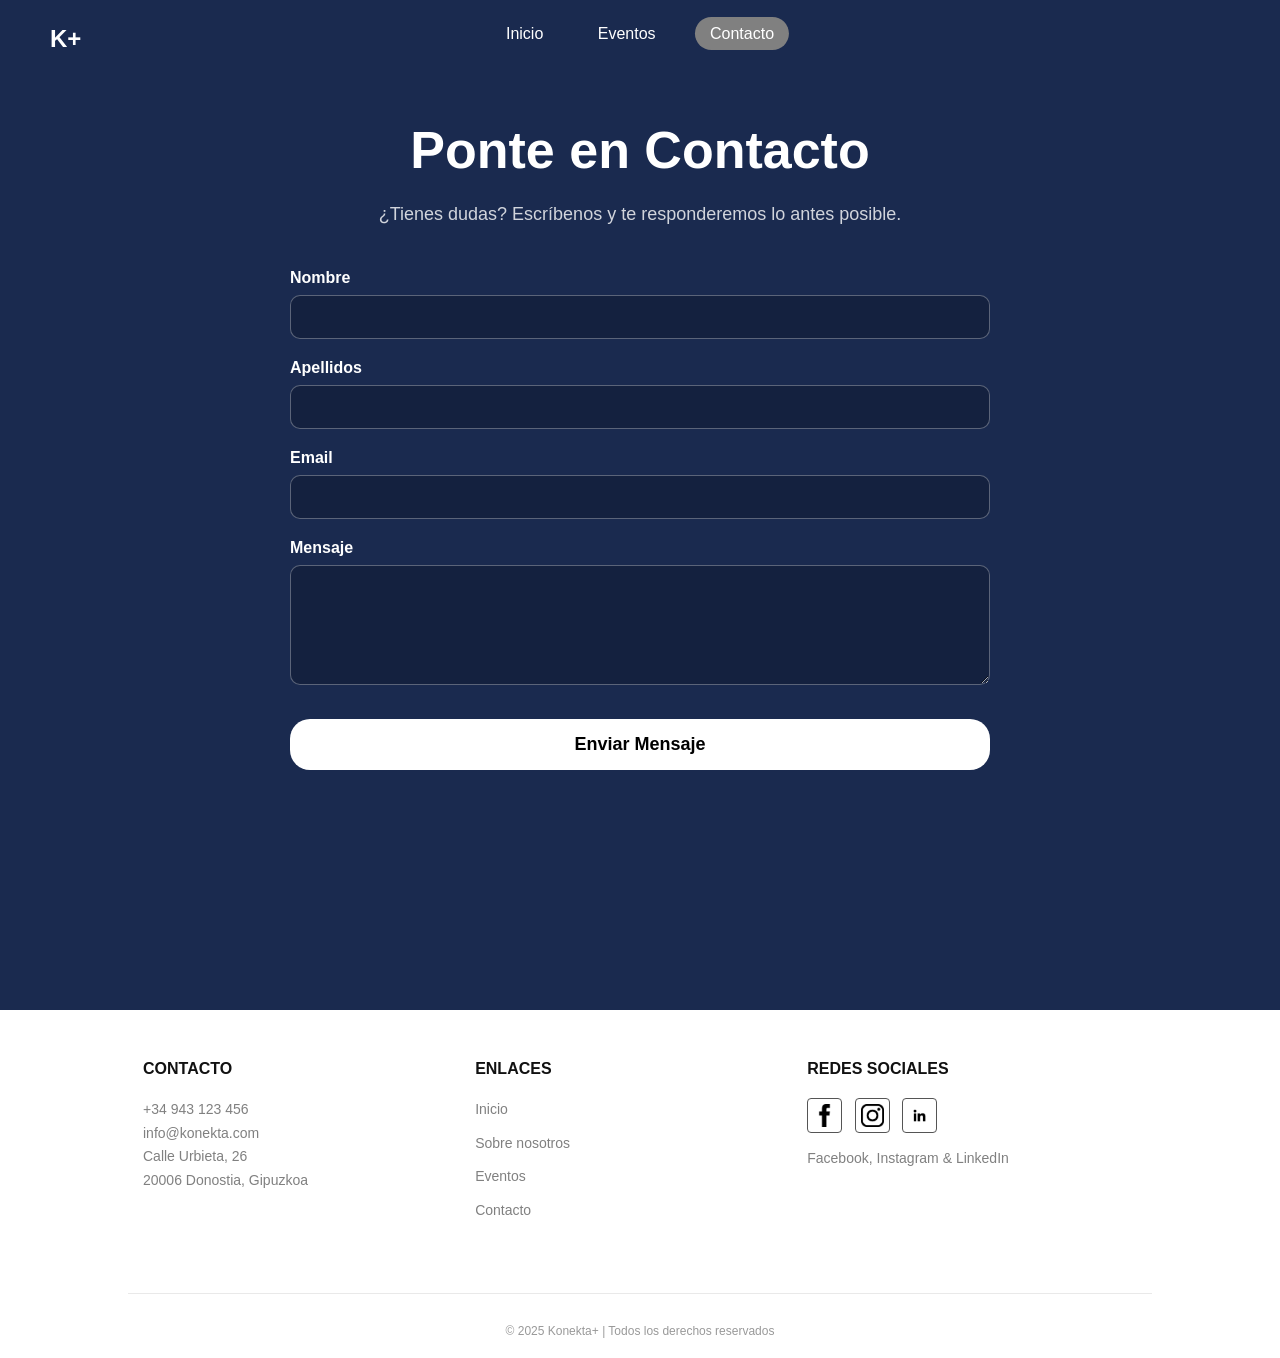
<file: contacto.html>
<!DOCTYPE html>
<html lang="es">
<head>
    <meta charset="UTF-8">
    <meta name="viewport" content="width=device-width, initial-scale=1.0">
    <title>Contacto - Konekta+</title>
    <link rel="stylesheet" href="style.css">
    <link rel="stylesheet" href="style-pages.css"> </head>
<body>

    <header class="main-header">
        <div class="logo">
            K+
        </div>
        <nav class="main-nav">
            <a href="index.html">Inicio</a>
            <a href="eventos.html">Eventos</a>
            <a href="contacto.html" class="active">Contacto</a>
        </nav>
    </header>

    <main class="page-content">
        <h1>Ponte en Contacto</h1>
        <p>¿Tienes dudas? Escríbenos y te responderemos lo antes posible.</p>
        <form class="simple-form" action="mailto:un.pellejero@nazaret.team" method="POST" enctype="text/plain">
            <div class="form-group">
                <label for="nombre">Nombre</label>
                <input type="text" id="nombre" name="nombre" required>
            </div>

            <div class="form-group">
                <label for="apellidos">Apellidos</label>
                <input type="text" id="apellidos" name="apellidos" required>
            </div>

            <div class="form-group">
                <label for="email">Email</label>
                <input type="email" id="email" name="email" required>
            </div>

            <div class="form-group">
                <label for="mensaje">Mensaje</label>
                <textarea id="mensaje" name="mensaje" rows="5" required></textarea>
            </div>

            <button type="submit" class="btn btn-primary">Enviar Mensaje</button>
        </form>
    </main>

    <footer class="main-footer">
        <div class="footer-container">
            <div class="footer-col">
                <h3>CONTACTO</h3>
                <p>
                    +34 943 123 456<br>
                    info@konekta.com<br>
                    Calle Urbieta, 26<br>
                    20006 Donostia, Gipuzkoa
                </p>
            </div>

            <div class="footer-col">
                <h3>ENLACES</h3>
                <ul>
                    <li><a href="index.html">Inicio</a></li>
                    <li><a href="index.html#quienes-somos">Sobre nosotros</a></li>
                    <li><a href="eventos.html">Eventos</a></li>
                    <li><a href="contacto.html">Contacto</a></li>
                </ul>
            </div>

            <div class="footer-col">
                <h3>REDES SOCIALES</h3>
                <div class="social-icons-container">
                    <a href="#" class="social-icon">
                    <img src="img/logo-facebook.png" alt="Facebook">
                    </a>
                    <a href="#" class="social-icon">
                    <img src="img/logo-instagram.png" alt="Instagram">
                    </a>
                    <a href="#" class="social-icon">
                    <img src="img/logo-linkedin.png" alt="LinkedIn">
                    </a>
                </div>
                <p>Facebook, Instagram &amp; LinkedIn</p>
            </div>
        </div>

        <div class="footer-copyright">
            © 2025 Konekta+ | Todos los derechos reservados
        </div>
    </footer>
</body>
</html>
</file>
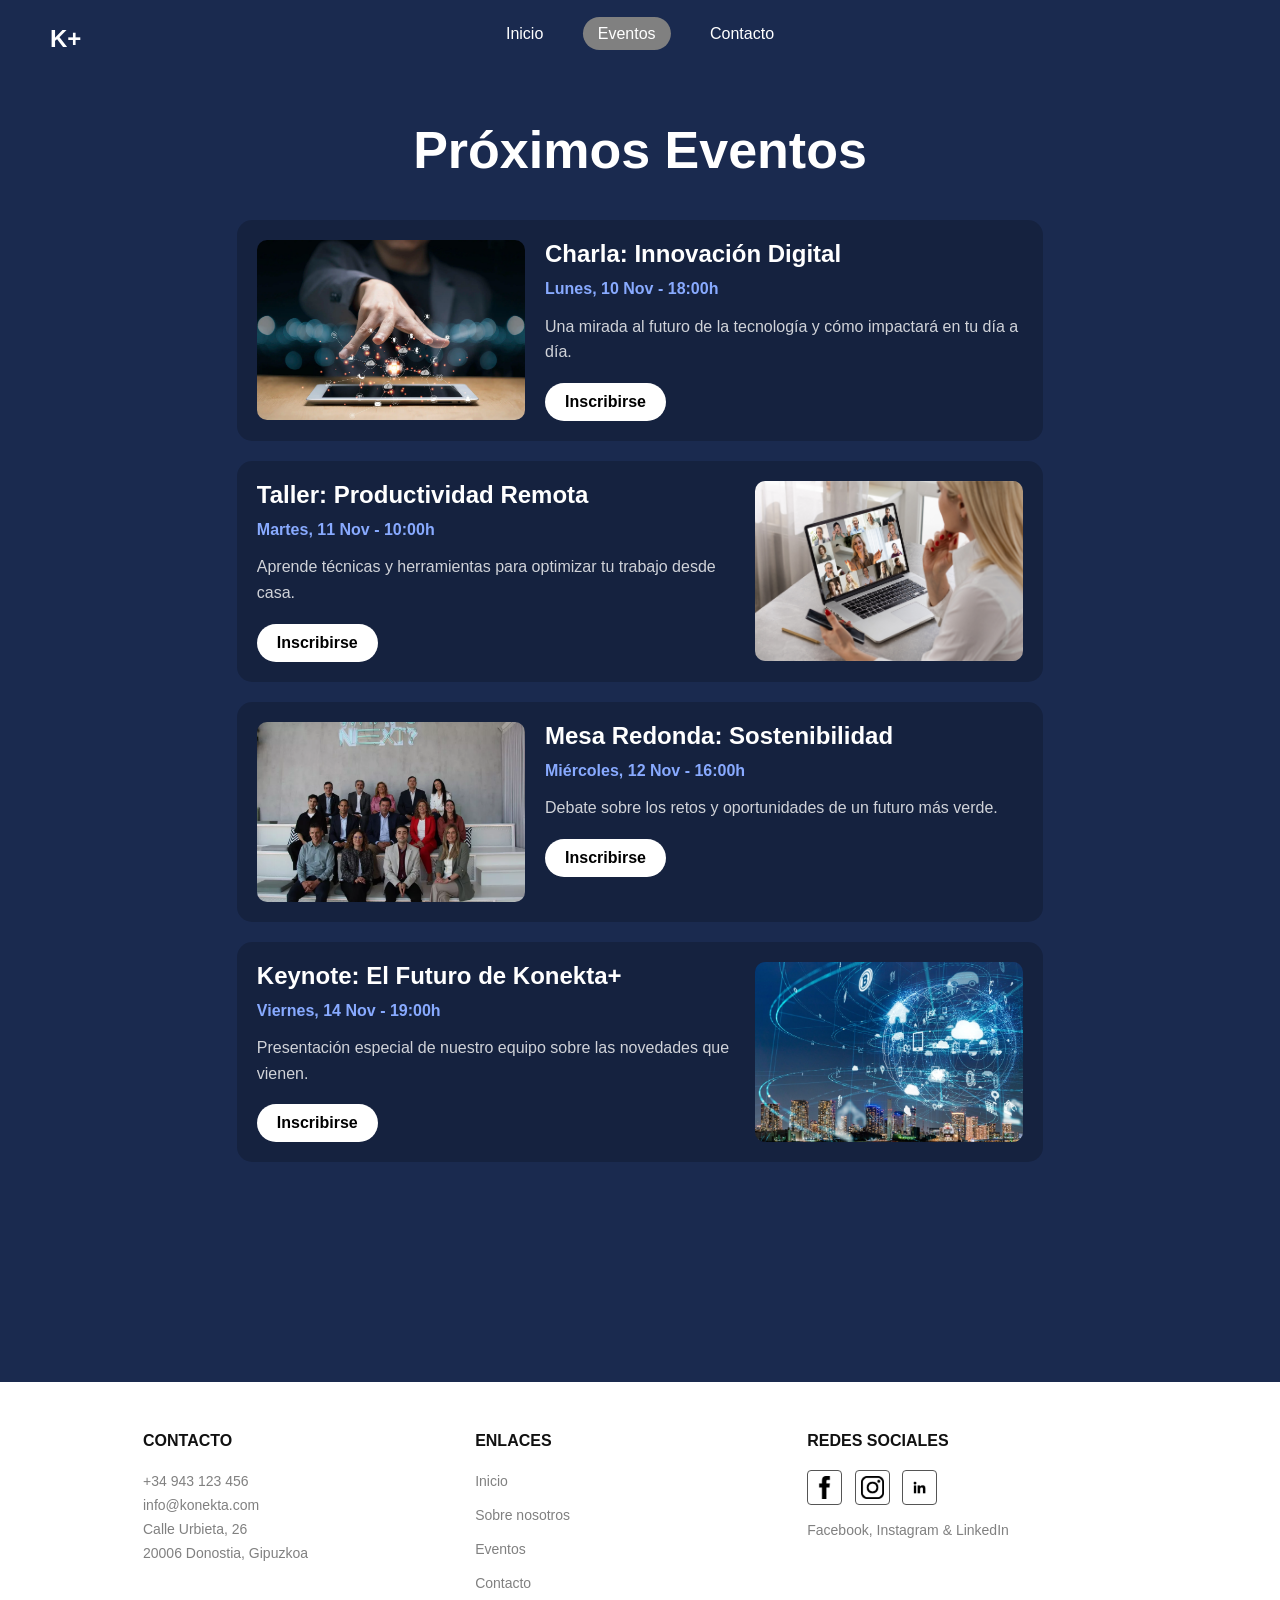
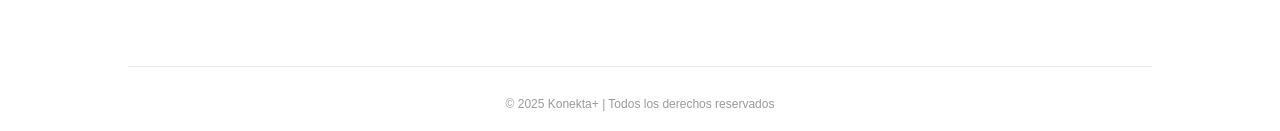
<file: eventos.html>
<!DOCTYPE html>
<html lang="es">
<head>
    <meta charset="UTF-8">
    <meta name="viewport" content="width=device-width, initial-scale=1.0">
    <title>Eventos - Konekta+</title>
    <link rel="stylesheet" href="style.css">
    <link rel="stylesheet" href="style-pages.css"> </head>
<body>

    <header class="main-header">
        <div class="logo">
            K+
        </div>
        <nav class="main-nav">
            <a href="index.html">Inicio</a>
            <a href="eventos.html" class="active">Eventos</a>
            <a href="contacto.html">Contacto</a>
        </nav>
    </header>

    <main class="page-content">
        <h1>Próximos Eventos</h1>

        <div class="event-grid">

            <div class="event-card">
                <div class="event-image-container">
                    <img src="img/innovacion-digital.jpeg.png" alt="Imagen del evento de Innovación" class="event-image">
                </div>
                <div class="event-content-text">
                    <h3>Charla: Innovación Digital</h3>
                    <p class="event-info">Lunes, 10 Nov - 18:00h</p>
                    <p>Una mirada al futuro de la tecnología y cómo impactará en tu día a día.</p>
                    <a href="inscripcion.html" class="btn btn-primary">Inscribirse</a>
                </div>
            </div>

            <div class="event-card reverse-layout"> <div class="event-image-container">
                    <img src="img/productividad.png" alt="Imagen del evento de Productividad" class="event-image">
                </div>
                <div class="event-content-text">
                    <h3>Taller: Productividad Remota</h3>
                    <p class="event-info">Martes, 11 Nov - 10:00h</p>
                    <p>Aprende técnicas y herramientas para optimizar tu trabajo desde casa.</p>
                    <a href="inscripcion.html" class="btn btn-primary">Inscribirse</a>
                </div>
            </div>

            <div class="event-card">
                <div class="event-image-container">
                    <img src="img/sostenibilidad.jpg.png" alt="Imagen del evento de Sostenibilidad" class="event-image">
                </div>
                <div class="event-content-text">
                    <h3>Mesa Redonda: Sostenibilidad</h3>
                    <p class="event-info">Miércoles, 12 Nov - 16:00h</p>
                    <p>Debate sobre los retos y oportunidades de un futuro más verde.</p>
                    <a href="inscripcion.html" class="btn btn-primary">Inscribirse</a>
                </div>
            </div>

            <div class="event-card reverse-layout"> <div class="event-image-container">
                    <img src="img/futuro-konekta.jpg" alt="Imagen del evento del Futuro de Konekta+" class="event-image">
                </div>
                <div class="event-content-text">
                    <h3>Keynote: El Futuro de Konekta+</h3>
                    <p class="event-info">Viernes, 14 Nov - 19:00h</p>
                    <p>Presentación especial de nuestro equipo sobre las novedades que vienen.</p>
                    <a href="inscripcion.html" class="btn btn-primary">Inscribirse</a>
                </div>
            </div>

        </div>
    </main>

    <footer class="main-footer">
        <div class="footer-container">

            <div class="footer-col">
                <h3>CONTACTO</h3>
                <p>
                    +34 943 123 456<br>
                    info@konekta.com<br>
                    Calle Urbieta, 26<br>
                    20006 Donostia, Gipuzkoa
                </p>
            </div>

            <div class="footer-col">
                <h3>ENLACES</h3>
                <ul>
                    <li><a href="index.html">Inicio</a></li>
                    <li><a href="index.html#quienes-somos">Sobre nosotros</a></li>
                    <li><a href="eventos.html">Eventos</a></li>
                    <li><a href="contacto.html">Contacto</a></li>
                </ul>
            </div>

            <div class="footer-col">
                <h3>REDES SOCIALES</h3>
                <div class="social-icons-container">
                    <a href="#" class="social-icon">
                    <img src="img/logo-facebook.png" alt="Facebook">
                    </a>
                    <a href="#" class="social-icon">
                    <img src="img/logo-instagram.png" alt="Instagram">
                    </a>
                    <a href="#" class="social-icon">
                    <img src="img/logo-linkedin.png" alt="LinkedIn">
                    </a>
                </div>
                <p>Facebook, Instagram &amp; LinkedIn</p>
            </div>

        </div>

        <div class="footer-copyright">
            © 2025 Konekta+ | Todos los derechos reservados
        </div>
    </footer>
</body>

</html>
</file>
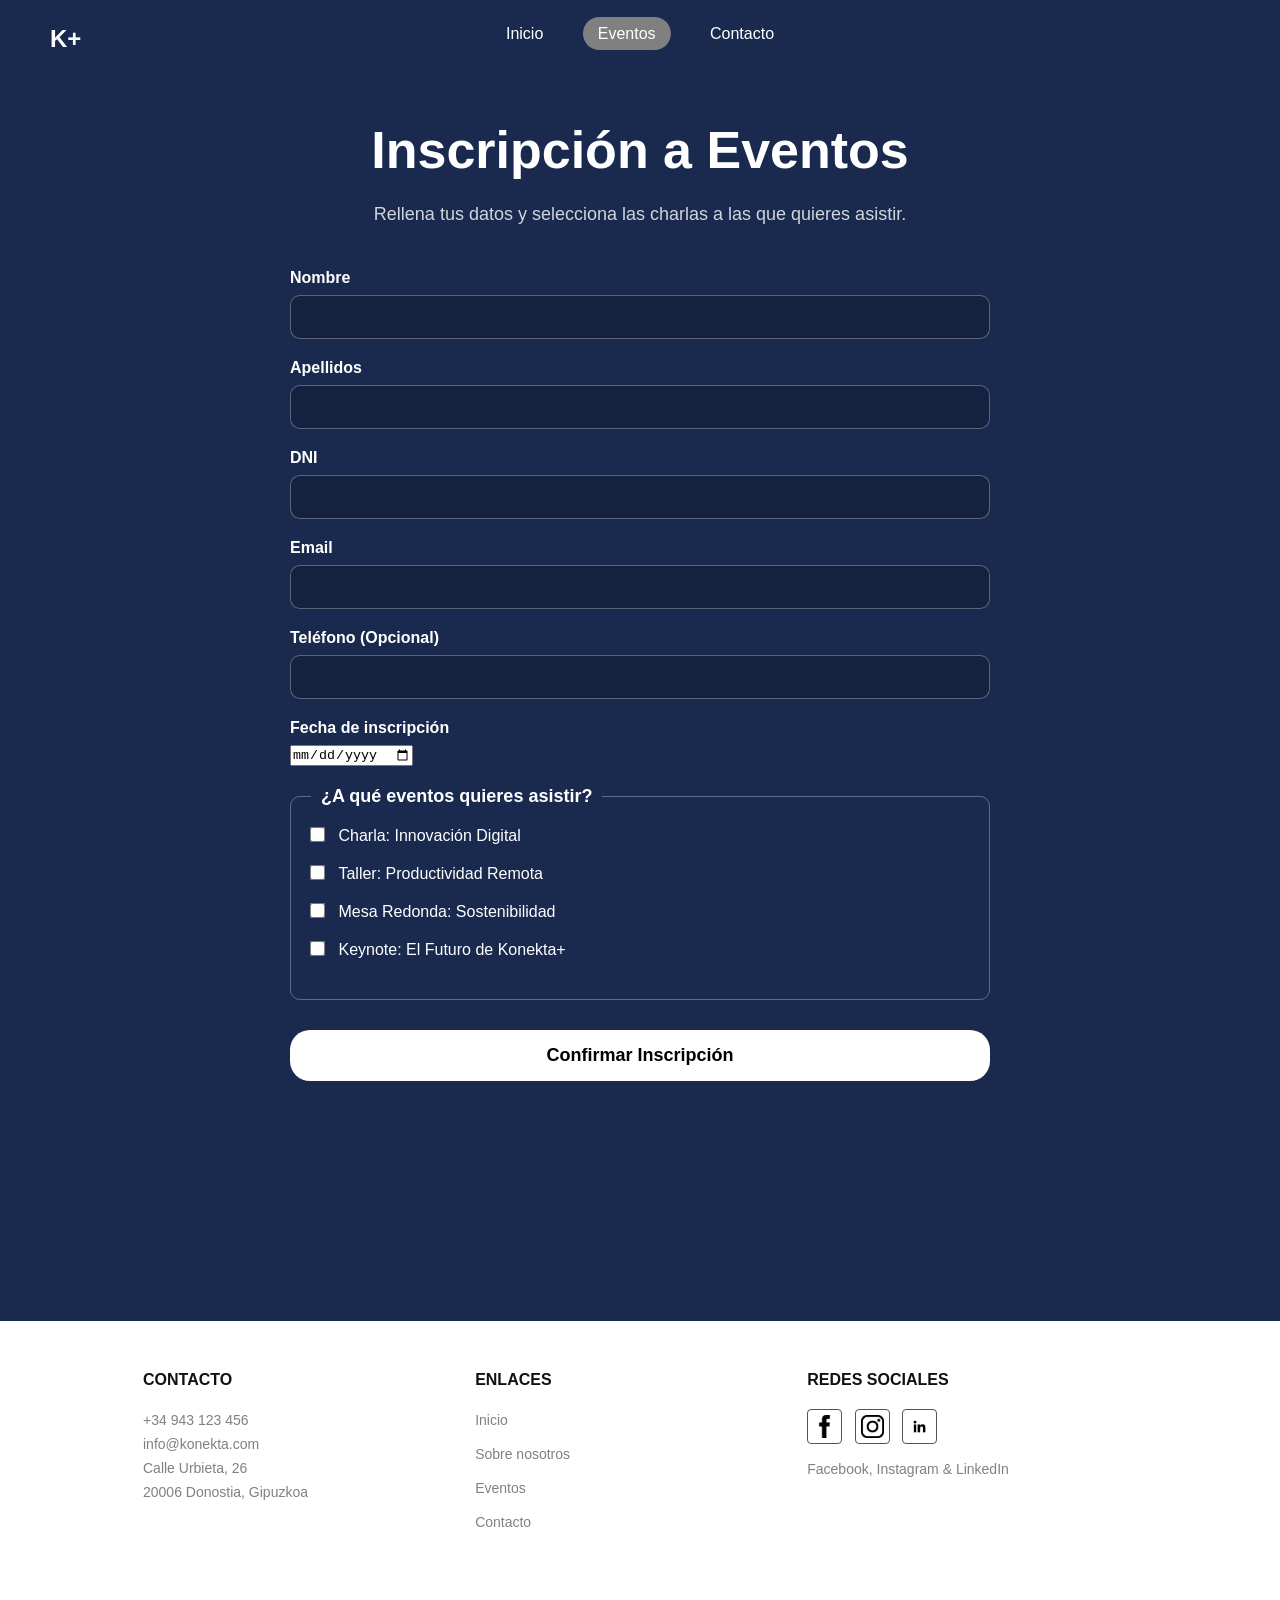
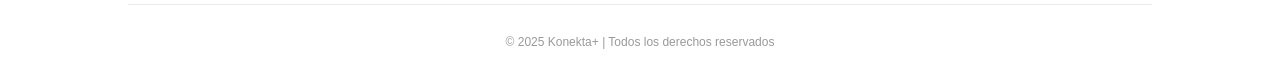
<file: inscripcion.html>
<!DOCTYPE html>
<html lang="es">
<head>
    <meta charset="UTF-8">
    <meta name="viewport" content="width=device-width, initial-scale=1.0">
    <title>Inscripción - Konekta+</title>
    <link rel="stylesheet" href="style.css">
    <link rel="stylesheet" href="style-pages.css"> </head>
<body>

    <header class="main-header">
        <div class="logo">
            K+
        </div>
        <nav class="main-nav">
            <a href="index.html">Inicio</a>
            <a href="eventos.html" class="active">Eventos</a> <a href="contacto.html">Contacto</a>
        </nav>
    </header>

    <main class="page-content">
        <h1>Inscripción a Eventos</h1>
        <p>Rellena tus datos y selecciona las charlas a las que quieres asistir.</p>

        <form class="simple-form">
            <div class="form-group">
                <label for="nombre">Nombre</label>
                <input type="text" id="nombre" name="nombre" required>
            </div>

            <div class="form-group">
                <label for="apellidos">Apellidos</label>
                <input type="text" id="apellidos" name="apellidos" required>
            </div>

            <div class="form-group">
                <label for="dni">DNI</label>
                <input type="text" id="dni" name="dni" required>
            </div>

            <div class="form-group">
                <label for="email">Email</label>
                <input type="email" id="email" name="email" required>
            </div>

            <div class="form-group">
                <label for="telefono">Teléfono (Opcional)</label>
                <input type="tel" id="telefono" name="telefono">
            </div>

            <div class="form-group">
                <label for="fecha_inscripcion">Fecha de inscripción</label>
                <input type="date" id="fecha_inscripcion" name="fecha_inscripcion" required>
            </div>

            <fieldset class="form-group">
                <legend>¿A qué eventos quieres asistir?</legend>
                <div class="checkbox-group">
                    <input type="checkbox" id="evento1" name="evento1" value="innovacion">
                    <label for="evento1">Charla: Innovación Digital</label>
                </div>
                <div class="checkbox-group">
                    <input type="checkbox" id="evento2" name="evento2" value="productividad">
                    <label for="evento2">Taller: Productividad Remota</label>
                </div>
                <div class="checkbox-group">
                    <input type="checkbox" id="evento3" name="evento3" value="sostenibilidad">
                    <label for="evento3">Mesa Redonda: Sostenibilidad</label>
                </div>
                <div class="checkbox-group">
                    <input type="checkbox" id="evento4" name="evento4" value="keynote">
                    <label for="evento4">Keynote: El Futuro de Konekta+</label>
                </div>
            </fieldset>

            <button type="submit" class="btn btn-primary">Confirmar Inscripción</button>
        </form>
    </main>

    <footer class="main-footer">
        <div class="footer-container">

            <div class="footer-col">
                <h3>CONTACTO</h3>
                <p>
                    +34 943 123 456<br>
                    info@konekta.com<br>
                    Calle Urbieta, 26<br>
                    20006 Donostia, Gipuzkoa
                </p>
            </div>

            <div class="footer-col">
                <h3>ENLACES</h3>
                <ul>
                    <li><a href="index.html">Inicio</a></li>
                    <li><a href="index.html#quienes-somos">Sobre nosotros</a></li>
                    <li><a href="eventos.html">Eventos</a></li>
                    <li><a href="contacto.html">Contacto</a></li>
                </ul>
            </div>

            <div class="footer-col">
                <h3>REDES SOCIALES</h3>
                <div class="social-icons-container">
                    <a href="#" class="social-icon">
                    <img src="img/logo-facebook.png" alt="Facebook">
                    </a>
                    <a href="#" class="social-icon">
                    <img src="img/logo-instagram.png" alt="Instagram">
                    </a>
                    <a href="#" class="social-icon">
                    <img src="img/logo-linkedin.png" alt="LinkedIn">
                    </a>
                </div>
                <p>Facebook, Instagram &amp; LinkedIn</p>
            </div>

        </div>

        <div class="footer-copyright">
            © 2025 Konekta+ | Todos los derechos reservados
        </div>
    </footer>
</body>
</html>
</file>
<file: style.css>
/* ---- CONFIGURACIÓN GENERAL ---- */
* {
    margin: 0;
    padding: 0;
    box-sizing: border-box;
}

body {
    font-family: Arial, sans-serif; 
    background-color: #1a2a4f; 
    color: #FFFFFF;
    min-height: 100vh;
    overflow-y: auto;
    position: relative; 
}
html {
    scroll-behavior: smooth;
}

a {
    text-decoration: none;
    color: white;
}

/* ---- NAVEGACIÓN SUPERIOR  ---- */
.main-header {
    position: fixed;
    top: 0;
    left: 0;
    width: 100%;
    padding: 25px 50px;
    background-color: #1a2a4f;
    z-index: 100;
}

.logo {
    position: absolute;
    left: 50px;
    top: 25px;
    font-size: 24px;
    font-weight: bold;
}

.main-nav {
    position: absolute;
    left: 50%; 
    transform: translateX(-50%); 
    top: 25px;
}

.main-nav a {
    margin: 0 10px;
    font-weight: 500;
    padding: 8px 15px;
    border-radius: 20px;
    transition: background-color 0.3s;
}

.main-nav a.active,
.main-nav a:hover {
    background-color: grey;
}

/* ---- CONTENIDO PRINCIPAL ---- */
.hero-content {
    width: 60%;
    position: relative;
    z-index: 3;
}

.hero-content h1 {
    font-size: 64px;
    line-height: 1.1;
    font-weight: 700;
    margin-bottom: 20px;
}

.hero-content p {
    font-size: 18px;
    line-height: 1.6;
    color: rgba(255, 255, 255, 0.8);
    max-width: 450px;
}

.hero-section {
    height: 100vh; 
    padding-left: 15%;
    padding-top: 30vh; 
    box-sizing: border-box; 
    position: relative;
    overflow: hidden;
}

.hero-section.alt-bg {
    background-color: #2a3a5f;
}

/* ESTILO DEL FOOTER */

.main-footer {
    background-color: white; 
    color: black; 
    padding: 50px 0 20px 0;
    margin-top: 100px;
    position: relative;
    width: 100%;
    clear: both; 
}

.footer-container {
    width: 80%; 
    margin: 0 auto; 
    overflow: hidden; 
}

.footer-col {
    display: inline-block; 
    width: 32%;            
    vertical-align: top;   
    padding: 0 15px;
    box-sizing: border-box;
    margin-bottom: 30px;
}

.footer-col h3 {
    font-size: 16px;
    font-weight: bold;
    text-transform: uppercase; 
    margin-bottom: 20px;
    color: #111;
}

.footer-col p, .footer-col li {
    font-size: 14px;
    line-height: 1.7;
    margin-bottom: 10px;
    color: grey; 
}

.footer-col ul {
    list-style: none;
    padding: 0;
}

.footer-col ul a {
    color: grey;
    text-decoration: none; 
    transition: color 0.3s;
}
.footer-col ul a:hover {
    color: #1a2a4f; 
    text-decoration: underline;
}

.social-icons-container {
    margin-bottom: 10px;
}

.social-icon {
    display: inline-block;
    width: 35px;  
    height: 35px; 
    border: 1px solid #555; 
    border-radius: 4px;
    text-decoration: none;
    margin-right: 8px;
    transition: background-color 0.3s, border-color 0.3s;
    padding: 5px;
    box-sizing: border-box;
}
.social-icon img {
    width: 100%;
    height: 100%;
    display: block; 
}

.social-icon:hover img {
    filter: invert(1);
}
.social-icon:hover {
    background-color: #1a2a4f; 
    color: white;
    border-color: #1a2a4f;
}

.footer-copyright {
    text-align: center;
    margin-top: 30px;
    font-size: 12px;
    color: #999; 
    border-top: 1px solid #e9e9e9; 
    padding-top: 30px;
    width: 80%;
    margin-left: auto;
    margin-right: auto;
}

/* VIDEO */
.video-background-container {
    position: absolute;
    top: 0;
    left: 0;
    width: 100%;
    height: 100%;
    z-index: 1; 
}

#bg-video {
    width: 100%;
    height: 100%;
    object-fit: cover; 
}

.video-overlay {
    position: absolute;
    top: 0;
    left: 0;
    width: 100%;
    height: 100%;
    background-color: rgba(0, 0, 0, 0.5); 
    z-index: 2;
}

/* ---- ESTILOS DE LA PARRILA COMPACTA DE INICIO ---- */

.service-grid-compact {
    width: 100%;
    margin-top: 40px; 
    text-align: center; 
}

.service-card-compact {
    display: inline-block; 
    width: 30%;
    margin: 5px; 
    
    vertical-align: top; 
    background-color: rgba(0, 0, 0, 0.2);
    border: 1px solid transparent; 
    border-radius: 10px;
    padding: 15px; 
    text-align: left; 
    
    transition: all 0.3s ease;
}

.service-icon-compact {
    width: 40px;  
    height: 40px; 
    margin-bottom: 10px;
    object-fit: contain;
}

.service-card-compact h3 {
    font-size: 18px; 
    margin-bottom: 5px;
}

.service-card-compact:hover {
    transform: translateY(-3px); 
    background-color: rgba(0, 0, 0, 0.4); 
    border-color: rgba(255, 255, 255, 0.5); 
}

/* ---- ESTILOS PARA LA SECCIÓN "QUIÉNES SOMOS" ---- */

.quienes-somos-text {
    float: left; 
    width: 55%;  
    padding-right: 5%; 
    box-sizing: border-box;
}

.quienes-somos-text p {
    text-align: justify;
}

.quienes-somos-video {
    float: right; 
    width: 40%; 
    margin-top: 150px;  
}


.quienes-somos-video video {
    width: 200%;
    height: auto;
    border-radius: 10px;
    background-color: #000;
    display: block; 
}

/* ---- SECCIÓN "que hacemos" ---- */
#que-hacemos .hero-content p {
    text-align: justify;
}
</file>
<file: style-pages.css>
/* ---- BOTONES (Añadidos para que funcionen los enlaces) ---- */
.btn {
    border: none;
    padding: 10px 20px;
    border-radius: 20px;
    font-weight: 600;
    cursor: pointer;
    margin-left: 10px;
    font-family: Arial, sans-serif;
    text-decoration: none;
    display: inline-block;
}

.btn-primary {
    background-color: white;
    color: black;
    transition: transform 0.3s;
}
.btn-primary:hover {
    transform: scale(1.05);
}


/* ---- CONTENEDOR GENERAL PARA PÁGINAS ---- */
.page-content {
    position: relative;
    width: 70%;
    margin-left: 15%;
    padding-top: 120px;
    padding-bottom: 100px;
    text-align: center;
}

.page-content h1 {
    font-size: 52px;
    margin-bottom: 20px;
}

.page-content p {
    font-size: 18px;
    line-height: 1.6;
    color: rgba(255, 255, 255, 0.8);
    max-width: 600px;
    margin: 0 auto 30px auto;
}


/* ---- ESTILOS PARA PÁGINA DE EVENTOS ---- */
.event-grid {
    margin-top: 40px;
    text-align: left;
}

.event-card {
    background-color: rgba(0, 0, 0, 0.2);
    border-radius: 15px;
    width: 90%; 
    margin: 20px auto; 
    display: block; 
    min-height: 200px;
    position: relative; 
    padding: 20px; 
    box-sizing: border-box; 
    overflow: hidden; 
}
.event-image-container {
    width: 35%;
    height: 180px; 
    float: left; 
    border-radius: 10px; 
    overflow: hidden; 
    margin-right: 20px; 
}
.event-image {
    width: 100%;
    height: 100%;
    object-fit: cover;
    display: block; 
}
.event-content-text {
    overflow: hidden; 
    text-align: left;
}
.event-card h3 {
    font-size: 24px;
    margin-bottom: 8px;
}

.event-card .event-info {
    font-size: 16px;
    font-weight: bold;
    color: #88aaff;
    margin-bottom: 12px;
}

.event-card p {
    font-size: 16px;
    max-width: 100%;
    margin-bottom: 18px;
    text-align: left;
}

.event-card .btn {
    margin-left: 0;
}
.event-card.reverse-layout .event-image-container {
    float: right; 
    margin-left: 20px; 
    margin-right: 0; 
}

/* ---- ESTILOS PARA FORMULARIOS (Contacto e Inscripción) ---- */
.simple-form {
    max-width: 700px;
    margin: 40px auto;
    text-align: left;
}

.form-group {
    margin-bottom: 20px;
}

.form-group label {
    display: block;
    margin-bottom: 8px;
    font-weight: bold;
}

.simple-form input[type="text"],
.simple-form input[type="email"],
.simple-form input[type="tel"],
.simple-form textarea {
    width: 100%;
    padding: 12px 15px;
    border-radius: 10px;
    border: 1px solid rgba(255, 255, 255, 0.3);
    background-color: rgba(0, 0, 0, 0.2);
    color: white;
    font-size: 16px;
    font-family: Arial, sans-serif;
}

.simple-form textarea {
    min-height: 120px;
}

.simple-form .btn-primary {
    width: 100%; 
    margin: 10px 0 0 0;
    padding: 15px;
    font-size: 18px;
}

/* Estilos para los checkboxes de inscripción */
fieldset.form-group {
    border: 1px solid rgba(255, 255, 255, 0.3);
    border-radius: 10px;
    padding: 20px;
}
fieldset.form-group legend {
    padding: 0 10px;
    font-weight: bold;
    font-size: 18px;
}
.checkbox-group {
    margin-bottom: 12px;
}
.checkbox-group input[type="checkbox"] {
    margin-right: 10px;
    width: auto; 
    transform: scale(1.2); 
}
.checkbox-group label {
    display: inline-block; 
    font-weight: normal;
}
</file>
